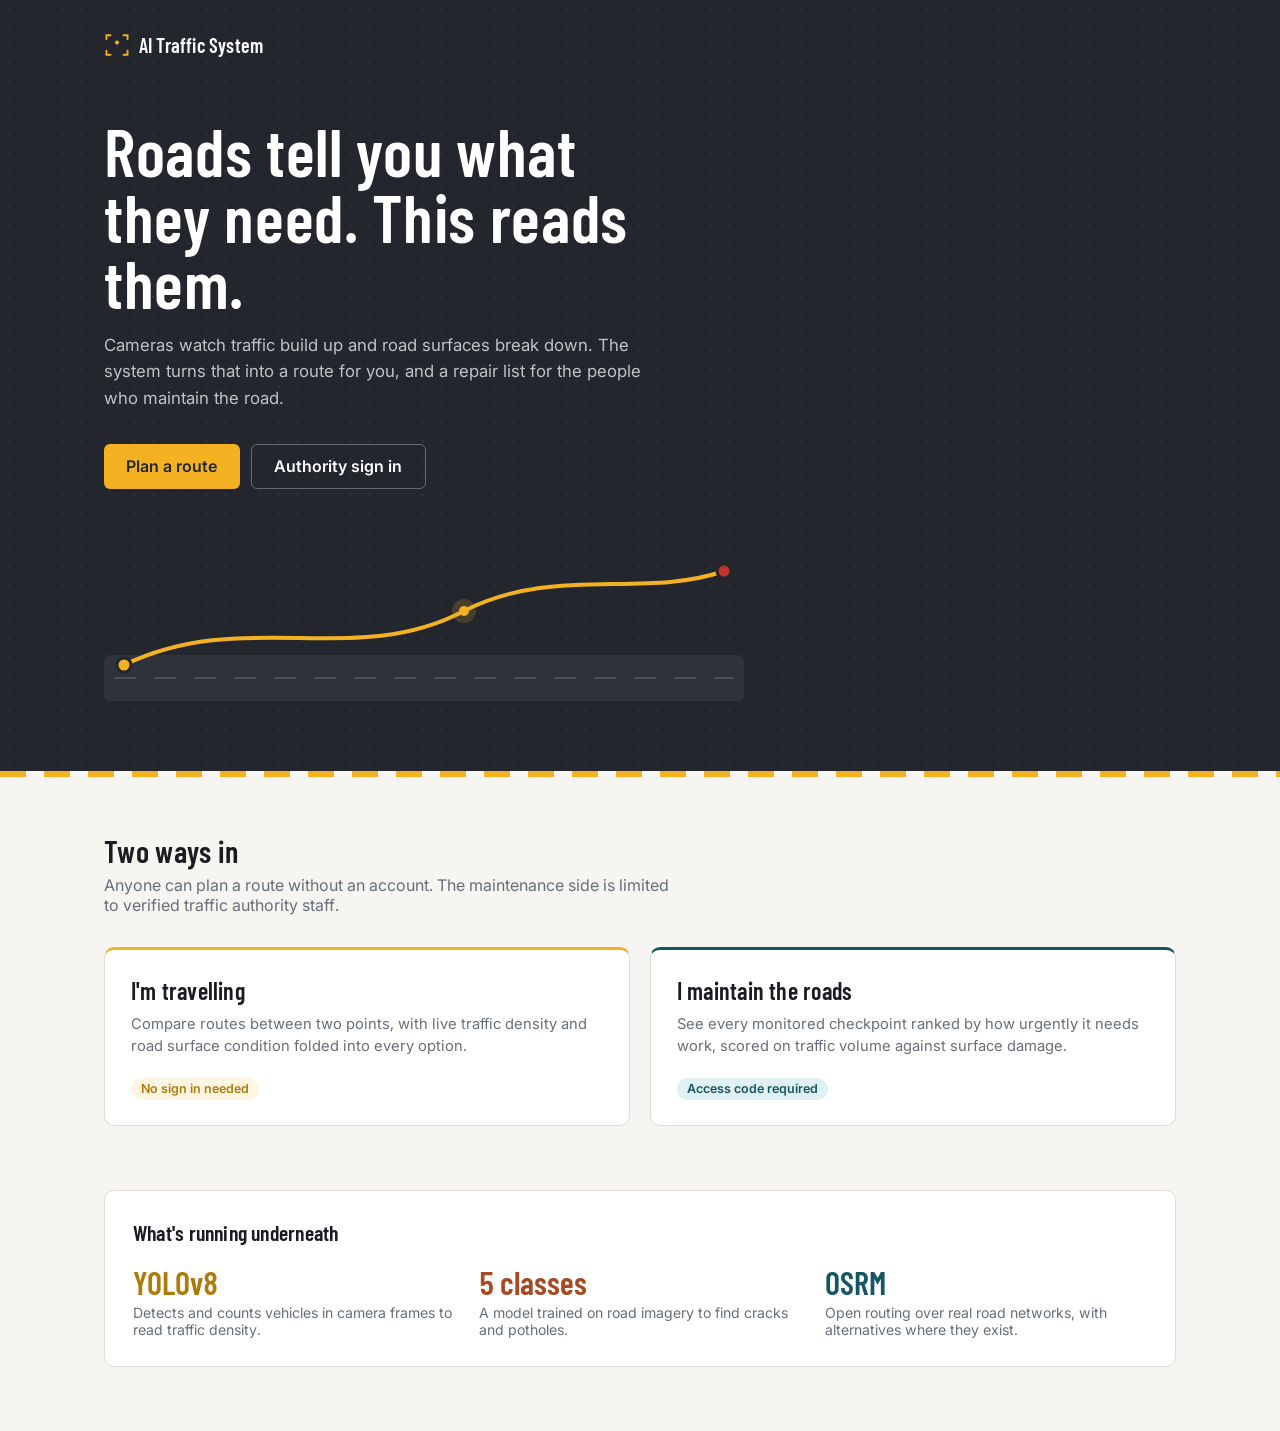
<file: frontend/index.html>
<!DOCTYPE html>
<html lang="en">
<head>
<meta charset="UTF-8">
<meta name="viewport" content="width=device-width, initial-scale=1.0">
<title>AI Traffic System</title>
<link rel="preconnect" href="https://fonts.googleapis.com">
<link rel="preconnect" href="https://fonts.gstatic.com" crossorigin>
<link href="https://fonts.googleapis.com/css2?family=Barlow+Condensed:wght@500;600;700&family=Inter:wght@400;500;600&display=swap" rel="stylesheet">
<link rel="stylesheet" href="css/custom.css">
</head>
<body>

<div class="asphalt-band">
  <div class="wrap" style="padding-top:2rem;padding-bottom:0;">
    <a href="index.html" style="display:inline-flex;align-items:center;gap:.55rem;text-decoration:none;">
      <img src="assets/logo.svg" alt="" style="width:26px;height:26px;">
      <span class="display" style="font-size:1.25rem;color:#fff;">AI Traffic System</span>
    </a>
  </div>

  <div class="wrap" style="padding-top:3.5rem;padding-bottom:4rem;display:grid;gap:3rem;grid-template-columns:minmax(0,1fr);">
    <div style="max-width:34rem;">
      <h1 style="font-size:clamp(2.6rem,6vw,4.2rem);line-height:.98;color:#fff;margin-bottom:1rem;">
        Roads tell you what<br>they need. This reads them.
      </h1>
      <p style="font-size:1.05rem;line-height:1.6;color:rgb(255 255 255 / .72);margin:0 0 2rem;">
        Cameras watch traffic build up and road surfaces break down. The system turns
        that into a route for you, and a repair list for the people who maintain the road.
      </p>
      <div style="display:flex;gap:.7rem;flex-wrap:wrap;">
        <a href="route-planner.html" class="btn btn-paint" style="text-decoration:none;">Plan a route</a>
        <a href="login.html" class="btn btn-ghost" style="text-decoration:none;color:#fff;border-color:rgb(255 255 255 / .3);">
          Authority sign in
        </a>
      </div>
    </div>

    <svg viewBox="0 0 640 170" style="width:100%;height:auto;max-width:640px;" aria-hidden="true">
      <rect x="0" y="118" width="640" height="46" rx="6" fill="#2E323A"/>
      <path d="M10 141 H630" stroke="#4A4F58" stroke-width="2" stroke-dasharray="22 18"/>
      <path id="hero-road" d="M20 128 C 140 70, 250 132, 360 74 C 450 28, 540 62, 620 34"
            fill="none" stroke="#F4B223" stroke-width="4" stroke-linecap="round"
            class="draw" style="--len:760;"/>
      <circle cx="20" cy="128" r="7" fill="#F4B223" stroke="#23262D" stroke-width="3"/>
      <circle cx="620" cy="34" r="7" fill="#C0342D" stroke="#23262D" stroke-width="3"/>
      <g class="blink">
        <circle cx="360" cy="74" r="12" fill="#F4B223" opacity=".18"/>
        <circle cx="360" cy="74" r="5" fill="#F4B223"/>
      </g>
    </svg>
  </div>
</div>

<div class="lane-rule"></div>

<div class="wrap" style="padding-top:3.5rem;padding-bottom:4rem;">
  <h2 style="font-size:1.9rem;margin-bottom:.4rem;">Two ways in</h2>
  <p style="color:rgb(var(--muted));margin:0 0 2rem;max-width:36rem;">
    Anyone can plan a route without an account. The maintenance side is limited to
    verified traffic authority staff.
  </p>

  <div style="display:grid;gap:1.25rem;grid-template-columns:repeat(auto-fit,minmax(280px,1fr));">
    <a href="route-planner.html" class="module-card" style="--module:rgb(var(--paint));padding:1.6rem;text-decoration:none;color:inherit;display:block;">
      <h3 style="font-size:1.5rem;margin-bottom:.5rem;">I'm travelling</h3>
      <p style="color:rgb(var(--muted));font-size:.92rem;line-height:1.55;margin:0 0 1.2rem;">
        Compare routes between two points, with live traffic density and road surface
        condition folded into every option.
      </p>
      <span class="chip chip-paint">No sign in needed</span>
    </a>

    <a href="login.html" class="module-card" style="--module:rgb(var(--petrol));padding:1.6rem;text-decoration:none;color:inherit;display:block;">
      <h3 style="font-size:1.5rem;margin-bottom:.5rem;">I maintain the roads</h3>
      <p style="color:rgb(var(--muted));font-size:.92rem;line-height:1.55;margin:0 0 1.2rem;">
        See every monitored checkpoint ranked by how urgently it needs work, scored on
        traffic volume against surface damage.
      </p>
      <span class="chip" style="background:rgb(var(--petrol-wash));color:rgb(var(--petrol));">Access code required</span>
    </a>
  </div>
</div>

<div class="wrap" style="padding-bottom:4rem;">
  <div class="panel" style="padding:1.75rem;">
    <h3 style="font-size:1.35rem;margin-bottom:1.1rem;">What's running underneath</h3>
    <div style="display:grid;gap:1.5rem;grid-template-columns:repeat(auto-fit,minmax(200px,1fr));">
      <div>
        <div class="num" style="font-size:2rem;color:rgb(var(--paint-deep));">YOLOv8</div>
        <p style="margin:.2rem 0 0;font-size:.88rem;color:rgb(var(--muted));">
          Detects and counts vehicles in camera frames to read traffic density.
        </p>
      </div>
      <div>
        <div class="num" style="font-size:2rem;color:rgb(var(--clay));">5 classes</div>
        <p style="margin:.2rem 0 0;font-size:.88rem;color:rgb(var(--muted));">
          A model trained on road imagery to find cracks and potholes.
        </p>
      </div>
      <div>
        <div class="num" style="font-size:2rem;color:rgb(var(--petrol));">OSRM</div>
        <p style="margin:.2rem 0 0;font-size:.88rem;color:rgb(var(--muted));">
          Open routing over real road networks, with alternatives where they exist.
        </p>
      </div>
    </div>
  </div>
</div>

<script src="js/app.js"></script>
</body>
</html>
</file>
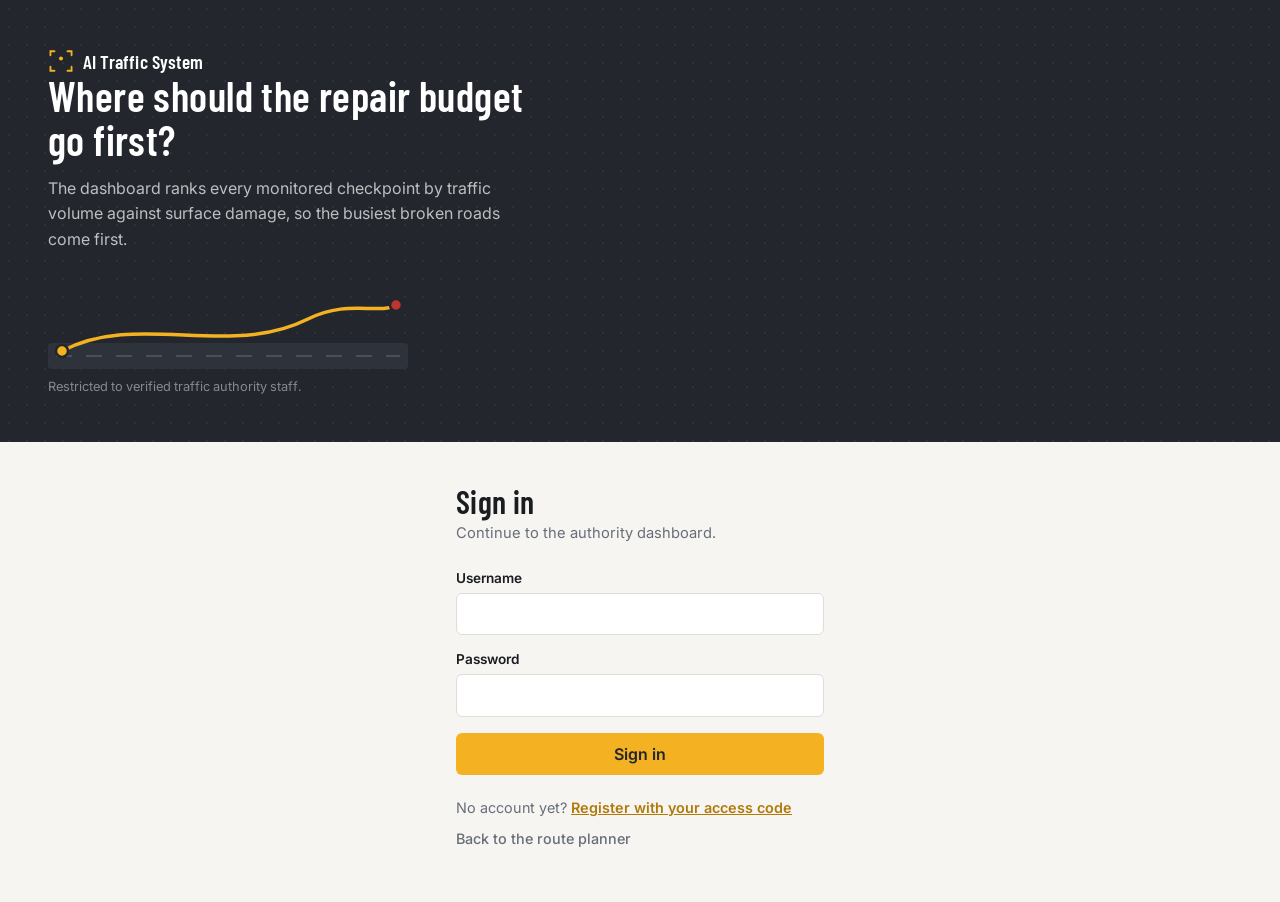
<file: frontend/login.html>
<!DOCTYPE html>
<html lang="en">
<head>
<meta charset="UTF-8">
<meta name="viewport" content="width=device-width, initial-scale=1.0">
<title>Authority sign in — AI Traffic System</title>
<link rel="preconnect" href="https://fonts.googleapis.com">
<link rel="preconnect" href="https://fonts.gstatic.com" crossorigin>
<link href="https://fonts.googleapis.com/css2?family=Barlow+Condensed:wght@500;600;700&family=Inter:wght@400;500;600&display=swap" rel="stylesheet">
<link rel="stylesheet" href="css/custom.css">
</head>
<body>

<div style="min-height:100vh;display:grid;grid-template-columns:minmax(0,1fr);">

  <div class="asphalt-band" style="display:none;padding:3rem;flex-direction:column;justify-content:space-between;" id="side-panel">
    <a href="index.html" style="display:inline-flex;align-items:center;gap:.55rem;text-decoration:none;width:fit-content;">
      <img src="assets/logo.svg" alt="" style="width:26px;height:26px;">
      <span class="display" style="font-size:1.2rem;color:#fff;">AI Traffic System</span>
    </a>

    <div style="max-width:30rem;">
      <h1 style="font-size:2.6rem;line-height:1.05;color:#fff;margin-bottom:.9rem;">
        Where should the repair budget go first?
      </h1>
      <p style="color:rgb(255 255 255 / .7);line-height:1.6;margin:0 0 2rem;">
        The dashboard ranks every monitored checkpoint by traffic volume against
        surface damage, so the busiest broken roads come first.
      </p>

      <svg viewBox="0 0 360 90" style="width:100%;max-width:360px;" aria-hidden="true">
        <rect x="0" y="58" width="360" height="26" rx="4" fill="#2E323A"/>
        <path d="M8 71 H352" stroke="#4A4F58" stroke-width="2" stroke-dasharray="16 14"/>
        <path d="M14 66 C 90 26, 180 74, 260 34 C 300 14, 330 30, 348 20"
              fill="none" stroke="#F4B223" stroke-width="3.5" stroke-linecap="round"
              class="draw" style="--len:440;"/>
        <circle cx="14" cy="66" r="6" fill="#F4B223" stroke="#23262D" stroke-width="2.5"/>
        <circle cx="348" cy="20" r="6" fill="#C0342D" stroke="#23262D" stroke-width="2.5"/>
      </svg>
    </div>

    <p style="color:rgb(255 255 255 / .45);font-size:.8rem;margin:0;">
      Restricted to verified traffic authority staff.
    </p>
  </div>

  <div style="display:flex;align-items:center;justify-content:center;padding:2.5rem 1.5rem;">
    <div style="width:100%;max-width:23rem;">

      <a href="index.html" style="display:inline-flex;align-items:center;gap:.5rem;text-decoration:none;color:inherit;margin-bottom:2rem;" id="mobile-brand">
        <img src="assets/logo.svg" alt="" style="width:24px;height:24px;">
        <span class="display" style="font-size:1.1rem;">AI Traffic System</span>
      </a>

      <h2 style="font-size:2rem;margin-bottom:.3rem;">Sign in</h2>
      <p style="color:rgb(var(--muted));margin:0 0 1.75rem;font-size:.92rem;">
        Continue to the authority dashboard.
      </p>

      <form id="login-form" style="display:flex;flex-direction:column;gap:1rem;">
        <div>
          <label for="username" style="display:block;font-size:.85rem;font-weight:600;margin-bottom:.4rem;">Username</label>
          <input id="username" type="text" required autocomplete="username">
        </div>
        <div>
          <label for="password" style="display:block;font-size:.85rem;font-weight:600;margin-bottom:.4rem;">Password</label>
          <input id="password" type="password" required autocomplete="current-password">
        </div>

        <div id="error-message" class="note note-stop" style="display:none;"></div>

        <button type="submit" class="btn btn-paint" style="justify-content:center;width:100%;">Sign in</button>
      </form>

      <p style="font-size:.9rem;color:rgb(var(--muted));margin-top:1.5rem;">
        No account yet?
        <a href="signup.html" style="color:rgb(var(--paint-deep));font-weight:600;">Register with your access code</a>
      </p>
      <p style="font-size:.9rem;margin-top:.5rem;">
        <a href="route-planner.html" class="nav-link">Back to the route planner</a>
      </p>
    </div>
  </div>
</div>

<style>
  @media (min-width: 900px) {
    body > div:first-child { grid-template-columns: 1.1fr 1fr; }
    #side-panel { display: flex !important; }
    #mobile-brand { display: none !important; }
  }
</style>

<script src="js/app.js"></script>
<script>
  document.getElementById("login-form").addEventListener("submit", async (e) => {
    e.preventDefault();
    const username = document.getElementById("username").value;
    const password = document.getElementById("password").value;
    const errorEl  = document.getElementById("error-message");

    try {
      const response = await fetch(`${API_BASE_URL}/api/login`, {
        method: "POST",
        headers: { "Content-Type": "application/json" },
        body: JSON.stringify({ username, password }),
      });
      const data = await response.json();

      if (data.success) {
        localStorage.setItem("auth_user", JSON.stringify({
          username: data.username, name: data.name, role: data.role,
        }));
        window.location.href = "authority.html";
      } else {
        errorEl.textContent = data.message || "Those details didn't match an account.";
        errorEl.style.display = "";
      }
    } catch (err) {
      errorEl.textContent = "Can't reach the server. Check that the backend is running.";
      errorEl.style.display = "";
    }
  });
</script>
</body>
</html>
</file>
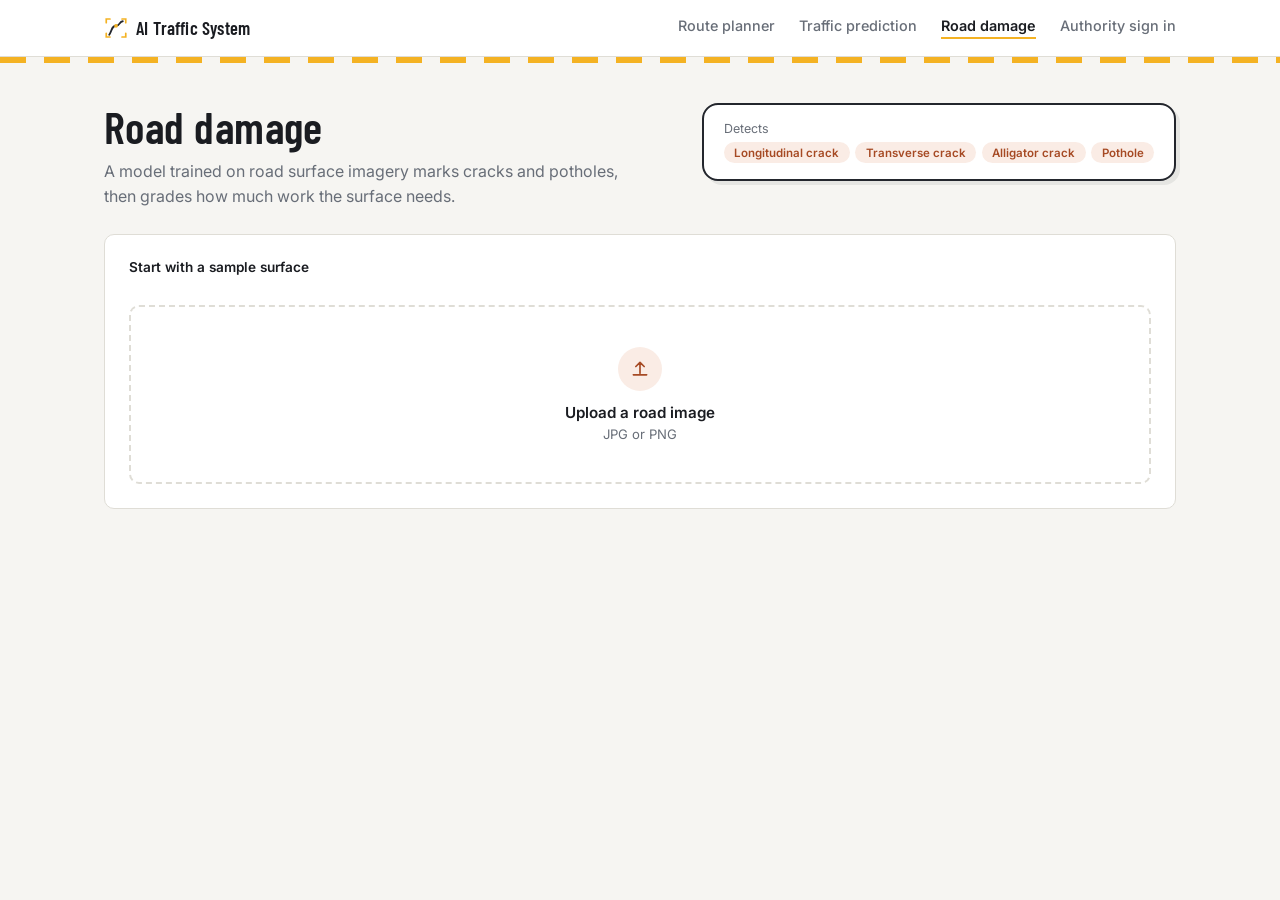
<file: frontend/road-damage.html>
<!DOCTYPE html>
<html lang="en">
<head>
<meta charset="UTF-8">
<meta name="viewport" content="width=device-width, initial-scale=1.0">
<title>Road damage — AI Traffic System</title>
<link rel="preconnect" href="https://fonts.googleapis.com">
<link rel="preconnect" href="https://fonts.gstatic.com" crossorigin>
<link href="https://fonts.googleapis.com/css2?family=Barlow+Condensed:wght@500;600;700&family=Inter:wght@400;500;600&display=swap" rel="stylesheet">
<link rel="stylesheet" href="css/custom.css">
</head>
<body>

<nav style="background:rgb(var(--surface));border-bottom:1px solid rgb(var(--line));">
  <div class="wrap" style="display:flex;align-items:center;justify-content:space-between;gap:1rem;padding-top:1rem;padding-bottom:1rem;flex-wrap:wrap;">
    <a href="index.html" style="display:inline-flex;align-items:center;gap:.5rem;text-decoration:none;color:inherit;">
      <img src="assets/logo.svg" alt="" style="width:24px;height:24px;">
      <span class="display" style="font-size:1.15rem;">AI Traffic System</span>
    </a>
    <div style="display:flex;gap:1.5rem;align-items:center;flex-wrap:wrap;">
      <a href="route-planner.html" class="nav-link">Route planner</a>
      <a href="vehicle-detection.html" class="nav-link">Traffic prediction</a>
      <a href="road-damage.html" class="nav-link nav-active">Road damage</a>
      <a href="login.html" id="authority-nav-link" class="nav-link">Authority sign in</a>
    </div>
  </div>
</nav>
<div class="lane-rule"></div>

<div class="wrap" style="padding-top:2.5rem;padding-bottom:1.5rem;display:flex;gap:1.5rem;align-items:flex-start;flex-wrap:wrap;">
  <div style="flex:1;min-width:260px;">
    <h1 style="font-size:clamp(2rem,4.5vw,2.8rem);line-height:1.05;margin-bottom:.55rem;">Road damage</h1>
    <p style="color:rgb(var(--muted));margin:0;max-width:54ch;line-height:1.6;">
      A model trained on road surface imagery marks cracks and potholes, then grades
      how much work the surface needs.
    </p>
  </div>
  <div class="sign" style="padding:1rem 1.25rem;min-width:190px;">
    <div style="font-size:.78rem;color:rgb(var(--muted));margin-bottom:.4rem;">Detects</div>
    <div style="display:flex;flex-wrap:wrap;gap:.35rem;">
      <span class="chip" style="background:rgb(var(--clay-wash));color:rgb(var(--clay));font-size:.72rem;">Longitudinal crack</span>
      <span class="chip" style="background:rgb(var(--clay-wash));color:rgb(var(--clay));font-size:.72rem;">Transverse crack</span>
      <span class="chip" style="background:rgb(var(--clay-wash));color:rgb(var(--clay));font-size:.72rem;">Alligator crack</span>
      <span class="chip" style="background:rgb(var(--clay-wash));color:rgb(var(--clay));font-size:.72rem;">Pothole</span>
    </div>
  </div>
</div>

<div class="wrap" style="padding-bottom:1.5rem;">
  <div class="panel" style="padding:1.5rem;">
    <p style="margin:0 0 .7rem;font-size:.85rem;font-weight:600;">Start with a sample surface</p>
    <div id="sample-images-container" style="display:flex;gap:.6rem;flex-wrap:wrap;margin-bottom:1.2rem;"></div>

    <label for="image-input" style="display:block;cursor:pointer;">
      <div id="drop-zone" class="drop-zone">
        <div style="width:44px;height:44px;border-radius:50%;background:rgb(var(--clay-wash));display:flex;align-items:center;justify-content:center;margin:0 auto .7rem;">
          <svg width="20" height="20" viewBox="0 0 24 24" fill="none" stroke="rgb(166,74,36)" stroke-width="2" stroke-linecap="round">
            <path d="M12 17V4M12 4l-5 5M12 4l5 5M4 19h16"/>
          </svg>
        </div>
        <p style="margin:0;font-weight:600;font-size:.95rem;">Upload a road image</p>
        <p style="margin:.25rem 0 0;font-size:.82rem;color:rgb(var(--muted));">JPG or PNG</p>
      </div>
    </label>
    <input id="image-input" type="file" accept="image/*" style="display:none;">
  </div>
</div>

<div class="wrap">
  <div id="loading" style="display:none;padding:2.5rem 0;">
    <div style="display:grid;gap:1.25rem;grid-template-columns:repeat(auto-fit,minmax(260px,1fr));">
      <div class="skeleton" style="height:240px;"></div>
      <div class="skeleton" style="height:240px;"></div>
    </div>
    <p style="text-align:center;color:rgb(var(--muted));font-size:.9rem;margin-top:1rem;">Inspecting the surface…</p>
  </div>

  <div id="results" style="display:none;gap:1.25rem;grid-template-columns:repeat(auto-fit,minmax(280px,1fr));">
    <div class="panel" style="padding:1rem;">
      <p style="margin:0 0 .7rem;font-size:.85rem;font-weight:600;">What the model marked</p>
      <img id="result-image" alt="Detection result" style="width:100%;border-radius:var(--radius-sm);display:block;">
    </div>

    <div class="sign" style="padding:1.5rem;">
      <p style="margin:0 0 1rem;font-size:.85rem;color:rgb(var(--muted));">Surface grade</p>

      <div style="display:flex;flex-direction:column;gap:.3rem;">
        <div class="rung" data-step="None"     style="--rung-colour:rgb(var(--go));">
          <span class="rung-dot"></span><span class="rung-label">None — no work needed</span>
        </div>
        <div class="rung" data-step="Minor"    style="--rung-colour:rgb(var(--go));">
          <span class="rung-dot"></span><span class="rung-label">Minor — monitor it</span>
        </div>
        <div class="rung" data-step="Moderate" style="--rung-colour:rgb(var(--wait));">
          <span class="rung-dot"></span><span class="rung-label">Moderate — schedule repair</span>
        </div>
        <div class="rung" data-step="Severe"   style="--rung-colour:rgb(var(--stop));">
          <span class="rung-dot"></span><span class="rung-label">Severe — repair urgently</span>
        </div>
      </div>

      <div style="margin-top:1.1rem;padding-top:1rem;border-top:1px solid rgb(var(--line));">
        <span id="damage-count" class="num" style="font-size:2.4rem;line-height:1;color:rgb(var(--clay));"></span>
        <div style="font-size:.82rem;color:rgb(var(--muted));margin-top:.15rem;">marks found on this surface</div>
      </div>
    </div>
  </div>

  <div id="alert-box" style="display:none;margin-top:1.25rem;"></div>
</div>

<div style="height:4rem;"></div>

<script src="js/app.js"></script>
<script>
  const imageInput = document.getElementById("image-input");
  const dropZone   = document.getElementById("drop-zone");
  const loadingEl  = document.getElementById("loading");
  const resultsEl  = document.getElementById("results");
  const alertBox   = document.getElementById("alert-box");

  const GRADES = {
    None:     { tone: "go",   msg: "Surface is in good condition. Nothing flagged." },
    Minor:    { tone: "go",   msg: "Light surface wear. Worth keeping an eye on." },
    Moderate: { tone: "wait", msg: "Noticeable damage. This should go on the repair schedule." },
    Severe:   { tone: "stop", msg: "Heavy damage. This stretch needs urgent attention." },
  };

  function setGrade(level) {
    document.querySelectorAll(".rung").forEach((rung) => {
      rung.classList.toggle("on", rung.dataset.step === level);
    });
  }

  async function processImage(file) {
    resultsEl.style.display = "none";
    alertBox.style.display = "none";
    loadingEl.style.display = "";

    try {
      const data = await callDetectionAPI("/api/road-damage-detection", file);
      const grade = GRADES[data.severity_level] || GRADES.Minor;

      document.getElementById("result-image").src = base64ToImageSrc(data.annotated_image);
      setGrade(data.severity_level);

      loadingEl.style.display = "none";
      resultsEl.style.display = "grid";
      resultsEl.classList.remove("rise");
      void resultsEl.offsetWidth;
      resultsEl.classList.add("rise");

      countUp(document.getElementById("damage-count"), data.damage_count);

      alertBox.className = `note note-${grade.tone} rise`;
      alertBox.textContent = grade.msg;
      alertBox.style.display = "";
    } catch (err) {
      loadingEl.style.display = "none";
      dropZone.innerHTML = `<p style="margin:0;color:rgb(var(--stop));font-weight:500;">
        Couldn't reach the detection service. Check that the backend is running, then try again.
      </p>`;
    }
  }

  imageInput.addEventListener("change", (e) => {
    const file = e.target.files[0];
    if (file) processImage(file);
  });

  document.addEventListener("DOMContentLoaded", () => {
    loadSampleImages("sample-images-container", "damage", processImage);
  });
</script>
</body>
</html>
</file>
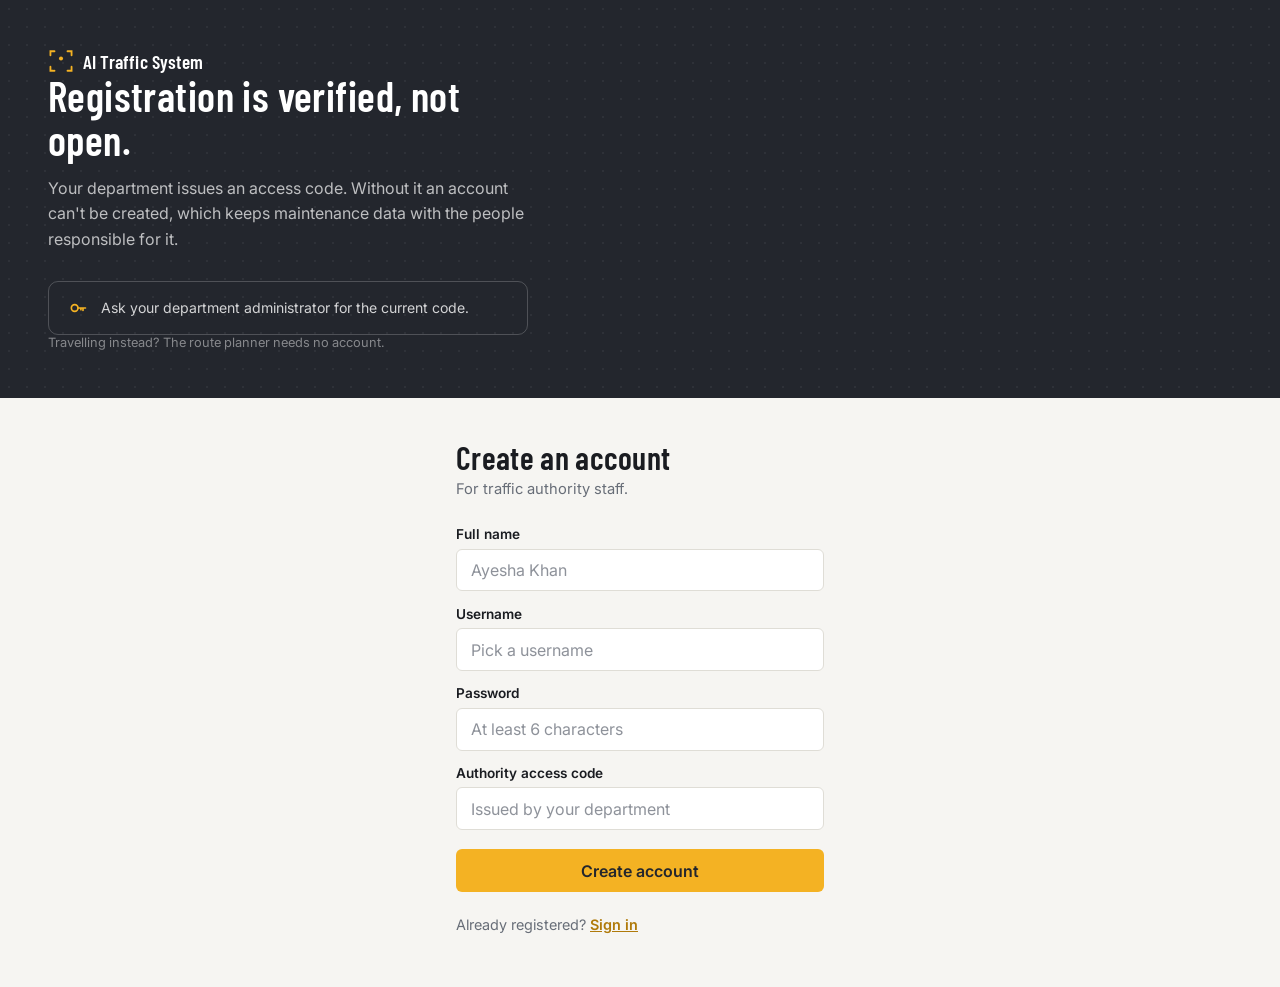
<file: frontend/signup.html>
<!DOCTYPE html>
<html lang="en">
<head>
<meta charset="UTF-8">
<meta name="viewport" content="width=device-width, initial-scale=1.0">
<title>Authority registration — AI Traffic System</title>
<link rel="preconnect" href="https://fonts.googleapis.com">
<link rel="preconnect" href="https://fonts.gstatic.com" crossorigin>
<link href="https://fonts.googleapis.com/css2?family=Barlow+Condensed:wght@500;600;700&family=Inter:wght@400;500;600&display=swap" rel="stylesheet">
<link rel="stylesheet" href="css/custom.css">
</head>
<body>

<div style="min-height:100vh;display:grid;grid-template-columns:minmax(0,1fr);">

  <div class="asphalt-band" style="display:none;padding:3rem;flex-direction:column;justify-content:space-between;" id="side-panel">
    <a href="index.html" style="display:inline-flex;align-items:center;gap:.55rem;text-decoration:none;width:fit-content;">
      <img src="assets/logo.svg" alt="" style="width:26px;height:26px;">
      <span class="display" style="font-size:1.2rem;color:#fff;">AI Traffic System</span>
    </a>

    <div style="max-width:30rem;">
      <h1 style="font-size:2.6rem;line-height:1.05;color:#fff;margin-bottom:.9rem;">
        Registration is verified, not open.
      </h1>
      <p style="color:rgb(255 255 255 / .7);line-height:1.6;margin:0 0 1.75rem;">
        Your department issues an access code. Without it an account can't be created,
        which keeps maintenance data with the people responsible for it.
      </p>

      <div style="border:1px solid rgb(255 255 255 / .2);border-radius:var(--radius-md);padding:1rem 1.2rem;display:flex;gap:.8rem;align-items:center;">
        <svg width="20" height="20" viewBox="0 0 24 24" fill="none" stroke="#F4B223" stroke-width="2" stroke-linecap="round">
          <circle cx="8" cy="12" r="4"/><path d="M12 12h9M18 12v3M15.5 12v2"/>
        </svg>
        <span style="color:rgb(255 255 255 / .8);font-size:.88rem;">
          Ask your department administrator for the current code.
        </span>
      </div>
    </div>

    <p style="color:rgb(255 255 255 / .45);font-size:.8rem;margin:0;">
      Travelling instead? The route planner needs no account.
    </p>
  </div>

  <div style="display:flex;align-items:center;justify-content:center;padding:2.5rem 1.5rem;">
    <div style="width:100%;max-width:23rem;">

      <a href="index.html" style="display:inline-flex;align-items:center;gap:.5rem;text-decoration:none;color:inherit;margin-bottom:2rem;" id="mobile-brand">
        <img src="assets/logo.svg" alt="" style="width:24px;height:24px;">
        <span class="display" style="font-size:1.1rem;">AI Traffic System</span>
      </a>

      <h2 style="font-size:2rem;margin-bottom:.3rem;">Create an account</h2>
      <p style="color:rgb(var(--muted));margin:0 0 1.75rem;font-size:.92rem;">
        For traffic authority staff.
      </p>

      <form id="signup-form" style="display:flex;flex-direction:column;gap:.9rem;">
        <div>
          <label for="name" style="display:block;font-size:.85rem;font-weight:600;margin-bottom:.4rem;">Full name</label>
          <input id="name" type="text" required placeholder="Ayesha Khan">
        </div>
        <div>
          <label for="username" style="display:block;font-size:.85rem;font-weight:600;margin-bottom:.4rem;">Username</label>
          <input id="username" type="text" required placeholder="Pick a username">
        </div>
        <div>
          <label for="password" style="display:block;font-size:.85rem;font-weight:600;margin-bottom:.4rem;">Password</label>
          <input id="password" type="password" required placeholder="At least 6 characters">
        </div>
        <div>
          <label for="access-code" style="display:block;font-size:.85rem;font-weight:600;margin-bottom:.4rem;">Authority access code</label>
          <input id="access-code" type="text" required placeholder="Issued by your department">
        </div>

        <div id="message-box" style="display:none;"></div>

        <button type="submit" class="btn btn-paint" style="justify-content:center;width:100%;margin-top:.3rem;">
          Create account
        </button>
      </form>

      <p style="font-size:.9rem;color:rgb(var(--muted));margin-top:1.5rem;">
        Already registered?
        <a href="login.html" style="color:rgb(var(--paint-deep));font-weight:600;">Sign in</a>
      </p>
    </div>
  </div>
</div>

<style>
  @media (min-width: 900px) {
    body > div:first-child { grid-template-columns: 1.1fr 1fr; }
    #side-panel { display: flex !important; }
    #mobile-brand { display: none !important; }
  }
</style>

<script src="js/app.js"></script>
<script>
  document.getElementById("signup-form").addEventListener("submit", async (e) => {
    e.preventDefault();
    const name       = document.getElementById("name").value.trim();
    const username   = document.getElementById("username").value.trim();
    const password   = document.getElementById("password").value;
    const accessCode = document.getElementById("access-code").value.trim();
    const box        = document.getElementById("message-box");

    try {
      const response = await fetch(`${API_BASE_URL}/api/signup`, {
        method: "POST",
        headers: { "Content-Type": "application/json" },
        body: JSON.stringify({ username, password, name, access_code: accessCode }),
      });
      const data = await response.json();

      if (data.success) {
        box.className = "note note-go";
        box.textContent = data.message;
        box.style.display = "";
        setTimeout(() => (window.location.href = "login.html"), 1600);
      } else {
        box.className = "note note-stop";
        box.textContent = data.message;
        box.style.display = "";
      }
    } catch (err) {
      box.className = "note note-stop";
      box.textContent = "Can't reach the server. Check that the backend is running.";
      box.style.display = "";
    }
  });
</script>
</body>
</html>
</file>
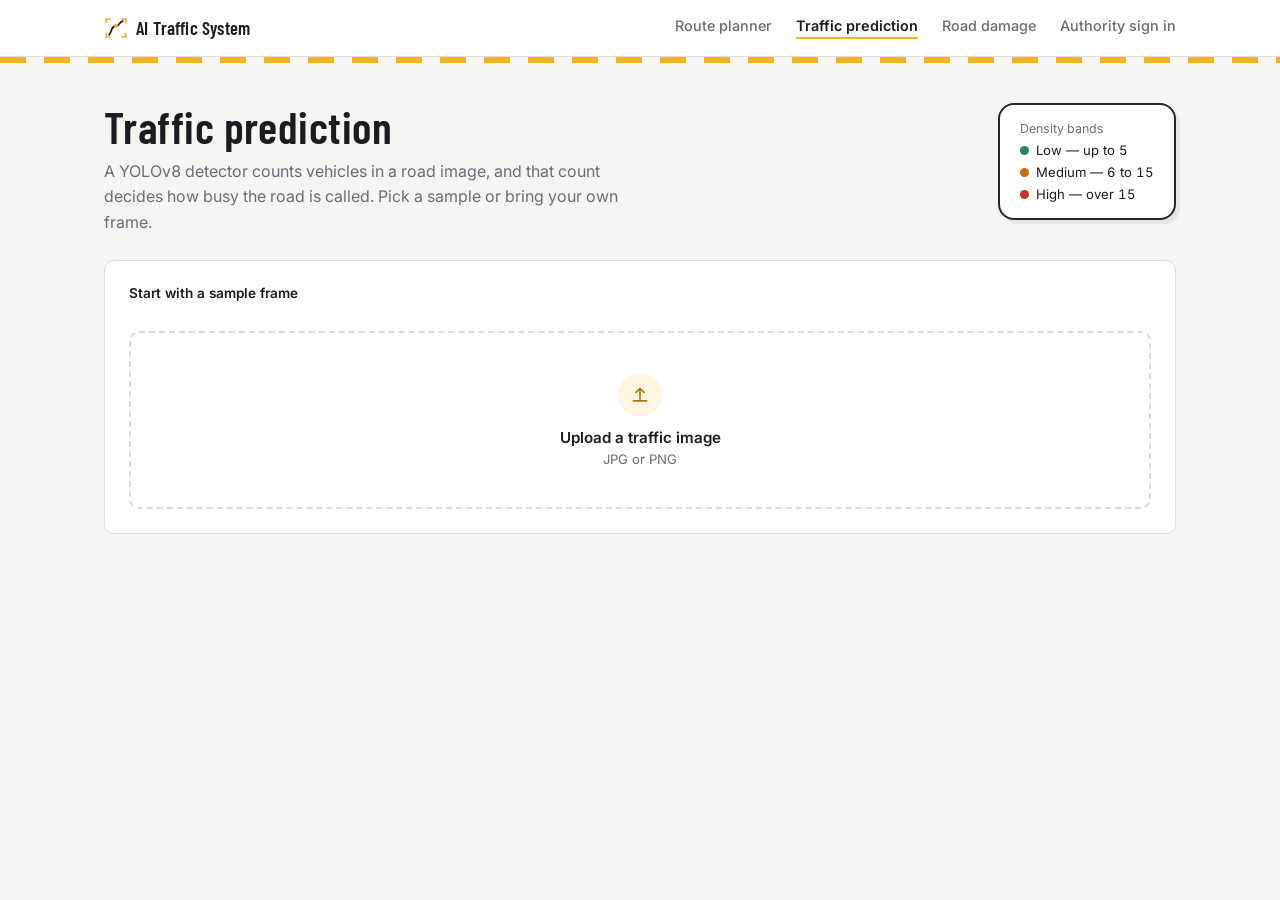
<file: frontend/vehicle-detection.html>
<!DOCTYPE html>
<html lang="en">
<head>
<meta charset="UTF-8">
<meta name="viewport" content="width=device-width, initial-scale=1.0">
<title>Traffic prediction — AI Traffic System</title>
<link rel="preconnect" href="https://fonts.googleapis.com">
<link rel="preconnect" href="https://fonts.gstatic.com" crossorigin>
<link href="https://fonts.googleapis.com/css2?family=Barlow+Condensed:wght@500;600;700&family=Inter:wght@400;500;600&display=swap" rel="stylesheet">
<link rel="stylesheet" href="css/custom.css">
</head>
<body>

<nav style="background:rgb(var(--surface));border-bottom:1px solid rgb(var(--line));">
  <div class="wrap" style="display:flex;align-items:center;justify-content:space-between;gap:1rem;padding-top:1rem;padding-bottom:1rem;flex-wrap:wrap;">
    <a href="index.html" style="display:inline-flex;align-items:center;gap:.5rem;text-decoration:none;color:inherit;">
      <img src="assets/logo.svg" alt="" style="width:24px;height:24px;">
      <span class="display" style="font-size:1.15rem;">AI Traffic System</span>
    </a>
    <div style="display:flex;gap:1.5rem;align-items:center;flex-wrap:wrap;">
      <a href="route-planner.html" class="nav-link">Route planner</a>
      <a href="vehicle-detection.html" class="nav-link nav-active">Traffic prediction</a>
      <a href="road-damage.html" class="nav-link">Road damage</a>
      <a href="login.html" id="authority-nav-link" class="nav-link">Authority sign in</a>
    </div>
  </div>
</nav>
<div class="lane-rule"></div>

<div class="wrap" style="padding-top:2.5rem;padding-bottom:1.5rem;display:flex;gap:1.5rem;align-items:flex-start;flex-wrap:wrap;">
  <div style="flex:1;min-width:260px;">
    <h1 style="font-size:clamp(2rem,4.5vw,2.8rem);line-height:1.05;margin-bottom:.55rem;">Traffic prediction</h1>
    <p style="color:rgb(var(--muted));margin:0;max-width:54ch;line-height:1.6;">
      A YOLOv8 detector counts vehicles in a road image, and that count decides how
      busy the road is called. Pick a sample or bring your own frame.
    </p>
  </div>
  <div class="sign" style="padding:1rem 1.25rem;min-width:170px;">
    <div style="font-size:.78rem;color:rgb(var(--muted));margin-bottom:.4rem;">Density bands</div>
    <div style="display:flex;flex-direction:column;gap:.35rem;font-size:.82rem;">
      <span><span style="display:inline-block;width:9px;height:9px;border-radius:50%;background:rgb(var(--go));margin-right:.45rem;"></span>Low — up to 5</span>
      <span><span style="display:inline-block;width:9px;height:9px;border-radius:50%;background:rgb(var(--wait));margin-right:.45rem;"></span>Medium — 6 to 15</span>
      <span><span style="display:inline-block;width:9px;height:9px;border-radius:50%;background:rgb(var(--stop));margin-right:.45rem;"></span>High — over 15</span>
    </div>
  </div>
</div>

<div class="wrap" style="padding-bottom:1.5rem;">
  <div class="panel" style="padding:1.5rem;">
    <p style="margin:0 0 .7rem;font-size:.85rem;font-weight:600;">Start with a sample frame</p>
    <div id="sample-images-container" style="display:flex;gap:.6rem;flex-wrap:wrap;margin-bottom:1.2rem;"></div>

    <label for="image-input" style="display:block;cursor:pointer;">
      <div id="drop-zone" class="drop-zone">
        <div style="width:44px;height:44px;border-radius:50%;background:rgb(var(--paint-wash));display:flex;align-items:center;justify-content:center;margin:0 auto .7rem;">
          <svg width="20" height="20" viewBox="0 0 24 24" fill="none" stroke="rgb(176,122,10)" stroke-width="2" stroke-linecap="round">
            <path d="M12 17V4M12 4l-5 5M12 4l5 5M4 19h16"/>
          </svg>
        </div>
        <p style="margin:0;font-weight:600;font-size:.95rem;">Upload a traffic image</p>
        <p style="margin:.25rem 0 0;font-size:.82rem;color:rgb(var(--muted));">JPG or PNG</p>
      </div>
    </label>
    <input id="image-input" type="file" accept="image/*" style="display:none;">
  </div>
</div>

<div class="wrap">
  <div id="loading" style="display:none;padding:2.5rem 0;">
    <div style="display:grid;gap:1.25rem;grid-template-columns:repeat(auto-fit,minmax(260px,1fr));">
      <div class="skeleton" style="height:220px;"></div>
      <div class="skeleton" style="height:220px;"></div>
    </div>
    <p style="text-align:center;color:rgb(var(--muted));font-size:.9rem;margin-top:1rem;">Reading the frame…</p>
  </div>

  <div id="results" style="display:none;gap:1.25rem;grid-template-columns:repeat(auto-fit,minmax(280px,1fr));">
    <div class="panel" style="padding:1rem;">
      <p style="margin:0 0 .7rem;font-size:.85rem;font-weight:600;">What the model saw</p>
      <img id="result-image" alt="Detection result" style="width:100%;border-radius:var(--radius-sm);display:block;">
    </div>

    <div class="sign" style="padding:1.5rem;display:flex;flex-direction:column;align-items:center;justify-content:center;text-align:center;">
      <svg width="220" height="128" viewBox="0 0 200 116" aria-hidden="true">
        <path d="M18 100 A82 82 0 0 1 74 24" stroke="rgb(30,142,90)" stroke-width="15" fill="none" stroke-linecap="round"/>
        <path d="M80 21 A82 82 0 0 1 120 21" stroke="rgb(199,107,12)" stroke-width="15" fill="none"/>
        <path d="M126 24 A82 82 0 0 1 182 100" stroke="rgb(192,52,45)" stroke-width="15" fill="none" stroke-linecap="round"/>
        <line id="gauge-needle" x1="100" y1="100" x2="100" y2="34"
              stroke="rgb(35,38,45)" stroke-width="4" stroke-linecap="round"
              style="transform-origin:100px 100px;transform:rotate(-72deg);transition:transform .9s cubic-bezier(.34,1.4,.64,1);"/>
        <circle cx="100" cy="100" r="8" fill="rgb(35,38,45)"/>
        <circle cx="100" cy="100" r="3" fill="#fff"/>
      </svg>

      <div id="traffic-level" class="display" style="font-size:2rem;margin-top:-.4rem;"></div>
      <div style="margin-top:.9rem;padding-top:.9rem;border-top:1px solid rgb(var(--line));width:100%;">
        <span id="vehicle-count" class="num" style="font-size:2.6rem;line-height:1;"></span>
        <div style="font-size:.82rem;color:rgb(var(--muted));margin-top:.15rem;">vehicles in frame</div>
      </div>
    </div>
  </div>

  <div id="alert-box" style="display:none;margin-top:1.25rem;"></div>
</div>

<div style="height:4rem;"></div>

<script src="js/app.js"></script>
<script>
  const imageInput = document.getElementById("image-input");
  const dropZone   = document.getElementById("drop-zone");
  const loadingEl  = document.getElementById("loading");
  const resultsEl  = document.getElementById("results");
  const alertBox   = document.getElementById("alert-box");
  const needle     = document.getElementById("gauge-needle");

  const BANDS = {
    Low:    { tone: "go",   angle: -52, msg: "Clear road. This is a good time to travel." },
    Medium: { tone: "wait", angle: 0,   msg: "Moderately busy. Expect some slowing." },
    High:   { tone: "stop", angle: 52,  msg: "Heavy congestion. An alternative route will be faster." },
  };

  async function processImage(file) {
    resultsEl.style.display = "none";
    alertBox.style.display = "none";
    loadingEl.style.display = "";

    try {
      const data = await callDetectionAPI("/api/traffic-estimation", file);
      const band = BANDS[data.traffic_level] || BANDS.Medium;

      document.getElementById("result-image").src = base64ToImageSrc(data.annotated_image);

      const levelEl = document.getElementById("traffic-level");
      levelEl.textContent = `${data.traffic_level} traffic`;
      levelEl.style.color = `rgb(var(--${band.tone}))`;

      needle.style.transform = `rotate(${band.angle}deg)`;

      loadingEl.style.display = "none";
      resultsEl.style.display = "grid";
      resultsEl.classList.remove("rise");
      void resultsEl.offsetWidth;
      resultsEl.classList.add("rise");

      countUp(document.getElementById("vehicle-count"), data.vehicle_count);

      alertBox.className = `note note-${band.tone} rise`;
      alertBox.textContent = band.msg;
      alertBox.style.display = "";
    } catch (err) {
      loadingEl.style.display = "none";
      dropZone.innerHTML = `<p style="margin:0;color:rgb(var(--stop));font-weight:500;">
        Couldn't reach the detection service. Check that the backend is running, then try again.
      </p>`;
    }
  }

  imageInput.addEventListener("change", (e) => {
    const file = e.target.files[0];
    if (file) processImage(file);
  });

  document.addEventListener("DOMContentLoaded", () => {
    loadSampleImages("sample-images-container", "traffic", processImage);
  });
</script>
</body>
</html>
</file>
<file: frontend/css/custom.css>
/* ==========================================================================
   AI Traffic System — design system
   Vernacular: road markings, signal lights, sign panels, asphalt.
   Colour carries meaning. Status colours are signal colours only.
   ========================================================================== */

:root {
  /* surfaces */
  --chalk: 246 245 242;
  --surface: 255 255 255;
  --asphalt: 35 38 45;
  --line: 223 221 214;

  /* text */
  --ink: 26 28 33;
  --muted: 104 110 120;

  /* brand */
  --paint: 244 178 35;
  --paint-deep: 176 122 10;
  --paint-wash: 254 246 226;

  /* signal palette — status only */
  --go: 30 142 90;
  --go-wash: 227 243 235;
  --wait: 199 107 12;
  --wait-wash: 253 240 223;
  --stop: 192 52 45;
  --stop-wash: 252 233 231;

  /* module identity */
  --clay: 166 74 36;
  --clay-wash: 250 236 229;
  --petrol: 20 86 99;
  --petrol-wash: 225 240 243;

  --radius-sm: 6px;
  --radius-md: 10px;
  --radius-lg: 16px;
}

* { box-sizing: border-box; }

body {
  margin: 0;
  background-color: rgb(var(--chalk));
  color: rgb(var(--ink));
  font-family: Inter, system-ui, sans-serif;
  font-feature-settings: "tnum" 1;
  -webkit-font-smoothing: antialiased;
}

h1, h2, h3, .display {
  font-family: "Barlow Condensed", Inter, sans-serif;
  font-weight: 600;
  letter-spacing: 0.01em;
  margin: 0;
}

.num {
  font-variant-numeric: tabular-nums;
  font-family: "Barlow Condensed", Inter, sans-serif;
  font-weight: 600;
}

/* --- painted lane line: the recurring structural motif ------------------- */

.lane-rule {
  height: 6px;
  background: repeating-linear-gradient(
    90deg,
    rgb(var(--paint)) 0 26px,
    transparent 26px 44px
  );
}

.lane-rule--solid { height: 4px; background: rgb(var(--paint)); }

/* --- surfaces ----------------------------------------------------------- */

.panel {
  background: rgb(var(--surface));
  border: 1px solid rgb(var(--line));
  border-radius: var(--radius-md);
}

/* sign panel: heavier frame, for headline readouts */
.sign {
  background: rgb(var(--surface));
  border: 2px solid rgb(var(--asphalt));
  border-radius: var(--radius-lg);
  box-shadow: 4px 4px 0 rgb(var(--asphalt) / 0.08);
}

/* module card: identity colour lives in a top bar, nowhere else */
.module-card {
  background: rgb(var(--surface));
  border: 1px solid rgb(var(--line));
  border-radius: var(--radius-md);
  border-top: 3px solid var(--module, rgb(var(--paint)));
  transition: transform .18s ease, box-shadow .18s ease;
}
.module-card:hover {
  transform: translateY(-3px);
  box-shadow: 0 10px 24px rgb(var(--asphalt) / 0.08);
}

/* --- controls ----------------------------------------------------------- */

.btn {
  display: inline-flex;
  align-items: center;
  gap: .5rem;
  border: 0;
  cursor: pointer;
  font: inherit;
  font-weight: 600;
  border-radius: var(--radius-sm);
  padding: .7rem 1.4rem;
  transition: background-color .15s ease, transform .1s ease;
}
.btn:active { transform: translateY(1px); }
.btn-paint { background: rgb(var(--paint)); color: rgb(var(--asphalt)); }
.btn-paint:hover { background: rgb(var(--paint-deep)); color: #fff; }
.btn-ghost {
  background: transparent;
  color: rgb(var(--ink));
  border: 1px solid rgb(var(--line));
}
.btn-ghost:hover { border-color: rgb(var(--asphalt)); }

input[type="text"], input[type="password"] {
  width: 100%;
  font: inherit;
  padding: .65rem .85rem;
  background: rgb(var(--surface));
  border: 1px solid rgb(var(--line));
  border-radius: var(--radius-sm);
  color: rgb(var(--ink));
  transition: border-color .15s ease, box-shadow .15s ease;
}
input::placeholder { color: rgb(var(--muted) / .75); }
input:focus {
  outline: none;
  border-color: rgb(var(--paint-deep));
  box-shadow: 0 0 0 3px rgb(var(--paint) / .3);
}

:focus-visible {
  outline: 2px solid rgb(var(--paint-deep));
  outline-offset: 2px;
}

/* travel-mode selector */
.mode-pill-group {
  display: inline-flex;
  background: rgb(var(--chalk));
  border: 1px solid rgb(var(--line));
  border-radius: 999px;
  padding: 3px;
}
.mode-pill {
  font-size: .85rem;
  font-weight: 500;
  padding: .4rem 1rem;
  border-radius: 999px;
  color: rgb(var(--muted));
  cursor: pointer;
  user-select: none;
  transition: background-color .15s ease, color .15s ease;
}
.mode-pill.active {
  background: rgb(var(--asphalt));
  color: rgb(var(--paint));
  font-weight: 600;
}

/* --- navigation --------------------------------------------------------- */

.nav-link {
  color: rgb(var(--muted));
  text-decoration: none;
  font-size: .9rem;
  font-weight: 500;
  padding-bottom: 3px;
  border-bottom: 2px solid transparent;
  transition: color .15s ease, border-color .15s ease;
}
.nav-link:hover { color: rgb(var(--ink)); }
.nav-active {
  color: rgb(var(--ink));
  border-bottom-color: rgb(var(--paint));
  font-weight: 600;
}

/* --- status chips ------------------------------------------------------- */

.chip {
  display: inline-flex;
  align-items: center;
  gap: .4rem;
  font-size: .78rem;
  font-weight: 600;
  padding: .22rem .65rem;
  border-radius: 999px;
}
.chip-go    { background: rgb(var(--go-wash));    color: rgb(var(--go)); }
.chip-wait  { background: rgb(var(--wait-wash));  color: rgb(var(--wait)); }
.chip-stop  { background: rgb(var(--stop-wash));  color: rgb(var(--stop)); }
.chip-paint { background: rgb(var(--paint-wash)); color: rgb(var(--paint-deep)); }

.note {
  border-radius: var(--radius-md);
  padding: .9rem 1.1rem;
  font-size: .9rem;
  font-weight: 500;
  border-left: 4px solid currentColor;
}
.note-go   { background: rgb(var(--go-wash));   color: rgb(var(--go)); }
.note-wait { background: rgb(var(--wait-wash)); color: rgb(var(--wait)); }
.note-stop { background: rgb(var(--stop-wash)); color: rgb(var(--stop)); }

/* --- route option cards: paint stripe on the leading edge ---------------- */

.route-card {
  border: 1px solid rgb(var(--line));
  border-left: 4px solid rgb(var(--line));
  border-radius: 0 var(--radius-sm) var(--radius-sm) 0;
  padding: .8rem 1rem;
  cursor: pointer;
  background: rgb(var(--surface));
  transition: border-color .15s ease, background-color .15s ease;
}
.route-card:hover { border-left-color: rgb(var(--muted)); }
.route-card.selected {
  border-left-color: rgb(var(--paint));
  background: rgb(var(--paint-wash));
}

/* --- severity ladder ---------------------------------------------------- */

.rung {
  display: flex;
  align-items: center;
  gap: .75rem;
  padding: .55rem .7rem;
  border-radius: var(--radius-sm);
  transition: background-color .25s ease;
}
.rung-dot {
  width: 10px; height: 10px;
  border-radius: 50%;
  background: rgb(var(--line));
  transition: all .25s ease;
}
.rung-label { font-size: .9rem; color: rgb(var(--muted)); transition: all .25s ease; }
.rung.on { background: rgb(var(--chalk)); }
.rung.on .rung-dot { width: 14px; height: 14px; background: var(--rung-colour, rgb(var(--paint))); }
.rung.on .rung-label { color: rgb(var(--ink)); font-weight: 600; }

/* --- dark map: tiles inverted so route lines stay true colour ------------ */

.dark-map { background: rgb(var(--asphalt)); }
.dark-map .leaflet-tile-pane {
  filter: invert(1) hue-rotate(180deg) brightness(.94) contrast(.9);
}
.route-label {
  background: rgb(var(--asphalt));
  color: #fff;
  border: 1px solid rgb(255 255 255 / .25);
  border-radius: 999px;
  padding: .25rem .7rem;
  font-size: .75rem;
  font-weight: 600;
  white-space: nowrap;
}

/* --- upload zone -------------------------------------------------------- */

.drop-zone {
  border: 2px dashed rgb(var(--line));
  border-radius: var(--radius-md);
  padding: 2.5rem 1rem;
  text-align: center;
  transition: border-color .2s ease, background-color .2s ease;
}
.drop-zone:hover {
  border-color: rgb(var(--paint));
  background: rgb(var(--paint-wash) / .5);
}

.thumb {
  width: 68px; height: 50px;
  object-fit: cover;
  border-radius: var(--radius-sm);
  border: 2px solid transparent;
  cursor: pointer;
  outline: none;
  transition: border-color .15s ease, transform .15s ease;
}
.thumb:hover { border-color: rgb(var(--paint)); transform: translateY(-2px); }

/* --- motion: one orchestrated moment per page --------------------------- */

@keyframes paint-on { to { stroke-dashoffset: 0; } }
.draw {
  stroke-dasharray: var(--len, 600);
  stroke-dashoffset: var(--len, 600);
  animation: paint-on 1.6s cubic-bezier(.4, 0, .2, 1) .25s forwards;
}

@keyframes rise { from { opacity: 0; transform: translateY(10px); } to { opacity: 1; transform: translateY(0); } }
.rise { animation: rise .45s ease-out both; }

@keyframes signal-blink { 0%, 100% { opacity: 1; } 50% { opacity: .25; } }
.blink { animation: signal-blink 1.8s ease-in-out infinite; }

@keyframes shimmer { to { background-position: 200% 0; } }
.skeleton {
  background: linear-gradient(90deg, rgb(var(--line) / .5) 25%, rgb(var(--line) / .9) 37%, rgb(var(--line) / .5) 63%);
  background-size: 200% 100%;
  animation: shimmer 1.4s linear infinite;
  border-radius: var(--radius-sm);
}

@media (prefers-reduced-motion: reduce) {
  *, *::before, *::after {
    animation-duration: .01ms !important;
    animation-iteration-count: 1 !important;
    transition-duration: .01ms !important;
  }
}

/* --- asphalt hero band -------------------------------------------------- */

.asphalt-band {
  background: rgb(var(--asphalt));
  color: #fff;
  position: relative;
  overflow: hidden;
}
.asphalt-band::after {
  content: "";
  position: absolute;
  inset: 0;
  background-image: radial-gradient(rgb(255 255 255 / .05) 1px, transparent 1px);
  background-size: 18px 18px;
  pointer-events: none;
}
.asphalt-band > * { position: relative; z-index: 1; }

.wrap { max-width: 1120px; margin: 0 auto; padding: 0 1.5rem; }
</file>
